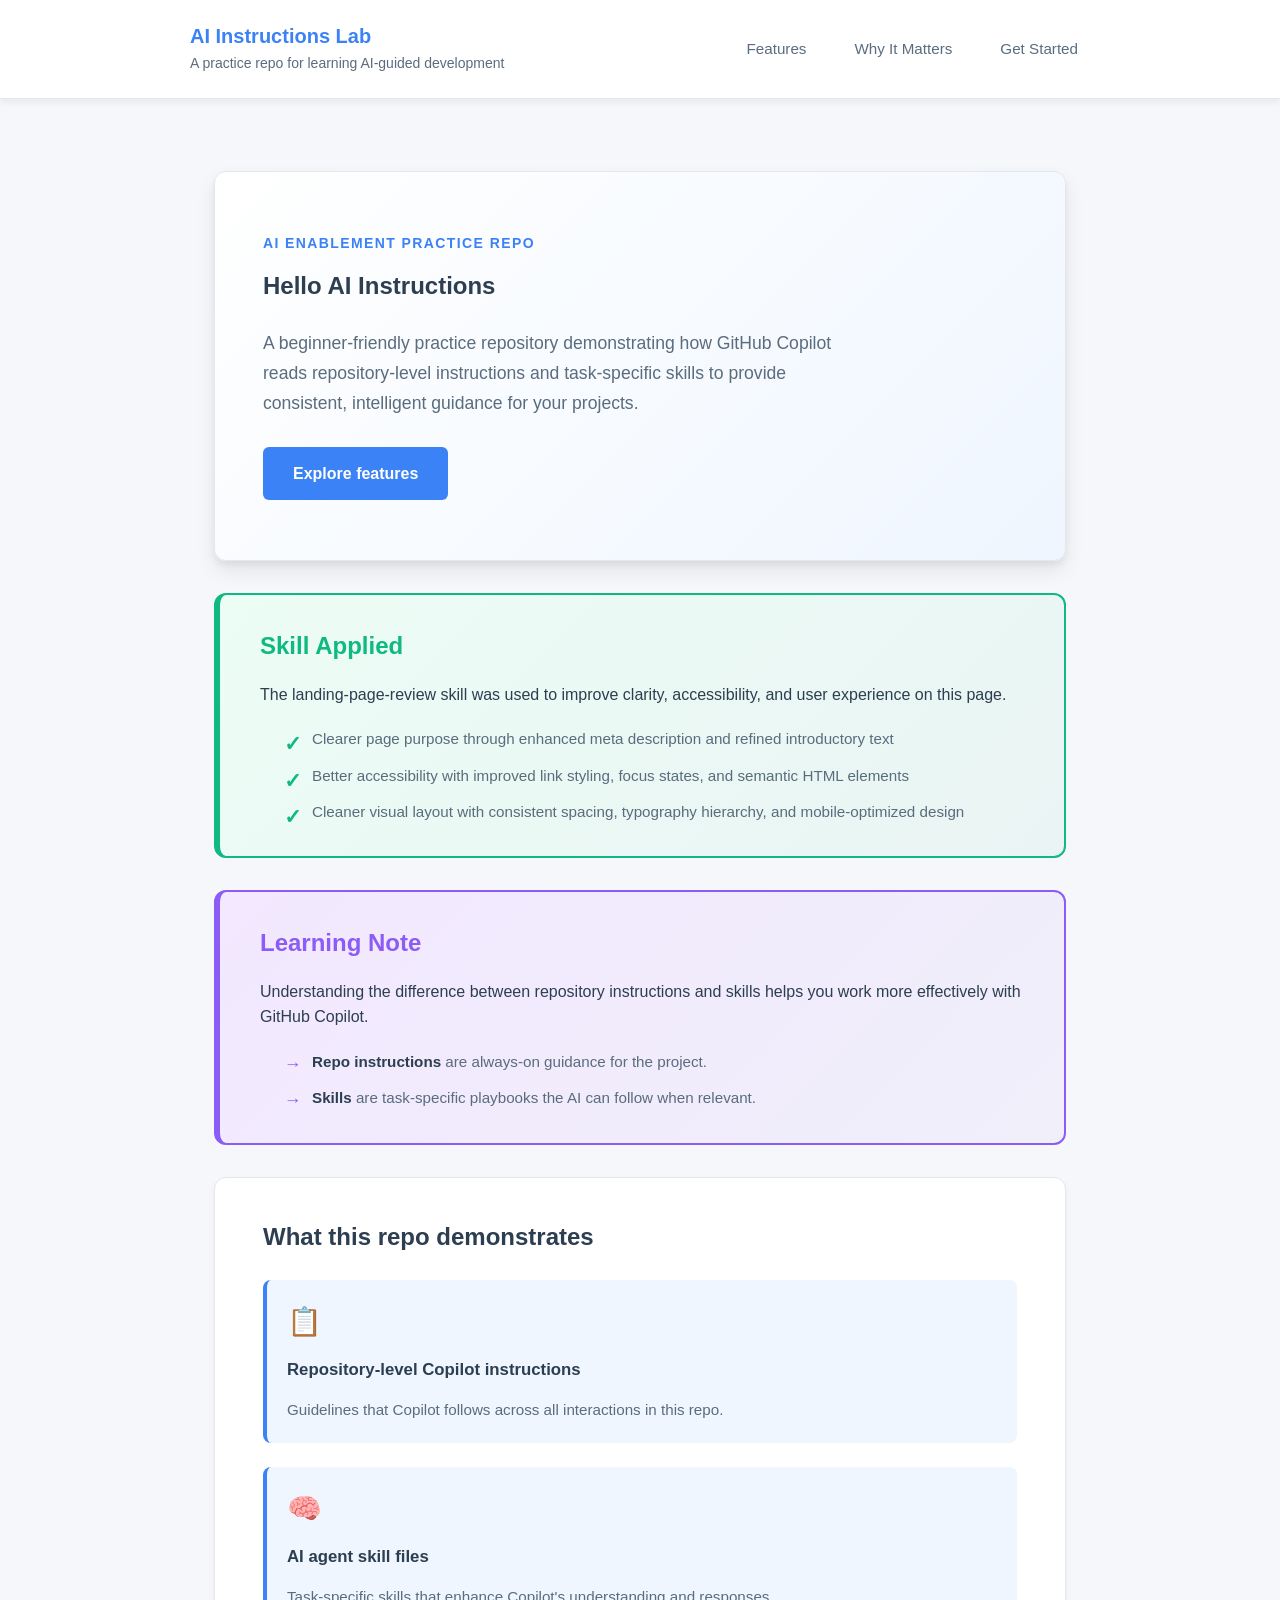
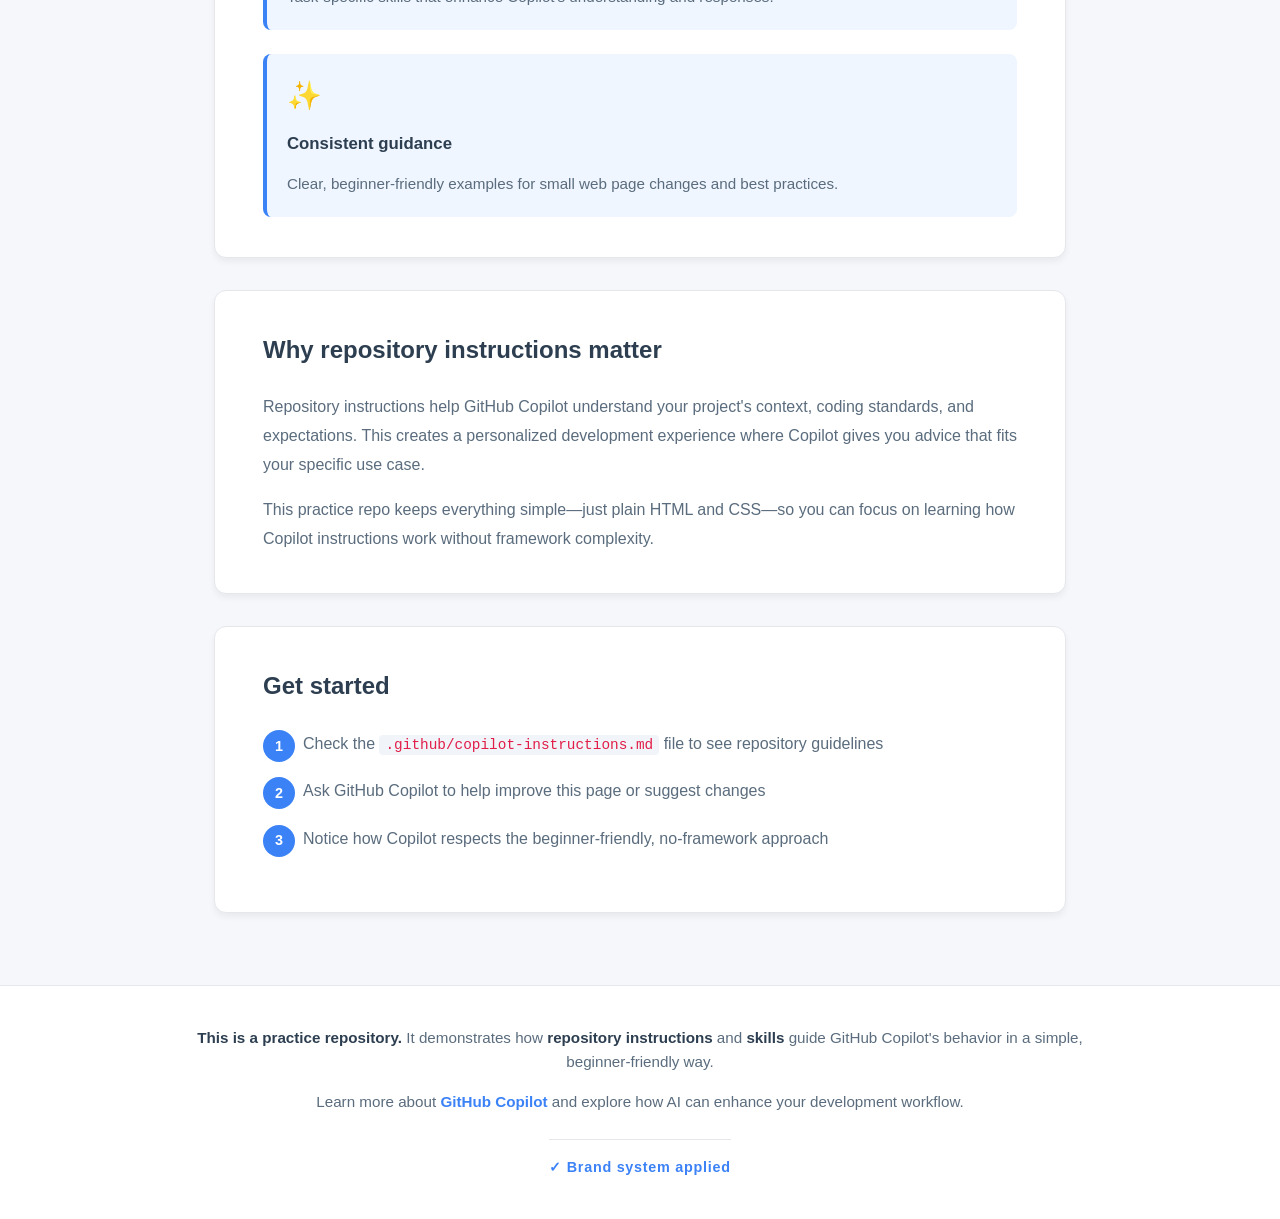
<file: index.html>
<!DOCTYPE html>
<html lang="en">
<head>
  <meta charset="UTF-8" />
  <meta name="viewport" content="width=device-width, initial-scale=1.0" />
  <meta name="description" content="AI Instructions Lab - A practice repository demonstrating how GitHub Copilot reads repository-level instructions and task-specific skills to provide consistent, intelligent guidance for your projects." />
  <meta name="theme-color" content="#3b82f6" />
  <title>AI Instructions Lab - Copilot Practice Repository</title>
  <link rel="stylesheet" href="style.css" />
</head>
<body>
  <!-- Standard Header -->
  <header class="site-header">
    <div class="header-content">
      <div class="header-branding">
        <h1 class="site-name">AI Instructions Lab</h1>
        <p class="site-tagline">A practice repo for learning AI-guided development</p>
      </div>
      <nav class="header-nav">
        <li><a href="#features">Features</a></li>
        <li><a href="#why-it-matters">Why It Matters</a></li>
        <li><a href="#get-started">Get Started</a></li>
      </nav>
    </div>
  </header>

  <main class="page">
    <!-- Hero Section -->
    <section class="hero">
      <p class="eyebrow" aria-label="Category">AI Enablement Practice Repo</p>
      <h2>Hello AI Instructions</h2>
      <p class="hero-description">
        A beginner-friendly practice repository demonstrating how GitHub Copilot reads repository-level instructions and task-specific skills to provide consistent, intelligent guidance for your projects.
      </p>
      <a class="button button-primary" href="#features">Explore features</a>
    </section>

    <!-- Skill Applied Section -->
    <section class="skill-applied">
      <h2>Skill Applied</h2>
      <p class="skill-intro">The landing-page-review skill was used to improve clarity, accessibility, and user experience on this page.</p>
      <ul class="skill-checklist">
        <li>Clearer page purpose through enhanced meta description and refined introductory text</li>
        <li>Better accessibility with improved link styling, focus states, and semantic HTML elements</li>
        <li>Cleaner visual layout with consistent spacing, typography hierarchy, and mobile-optimized design</li>
      </ul>
    </section>

    <!-- Learning Note Section -->
    <section class="learning-note">
      <h2>Learning Note</h2>
      <p class="learning-intro">Understanding the difference between repository instructions and skills helps you work more effectively with GitHub Copilot.</p>
      <ul class="learning-checklist">
        <li><strong>Repo instructions</strong> are always-on guidance for the project.</li>
        <li><strong>Skills</strong> are task-specific playbooks the AI can follow when relevant.</li>
      </ul>
    </section>

    <!-- Features Section -->
    <section id="features" class="card">
      <h2>What this repo demonstrates</h2>
      <ul class="feature-list">
        <li>
          <span class="feature-icon">📋</span>
          <strong>Repository-level Copilot instructions</strong>
          <p class="feature-description">Guidelines that Copilot follows across all interactions in this repo.</p>
        </li>
        <li>
          <span class="feature-icon">🧠</span>
          <strong>AI agent skill files</strong>
          <p class="feature-description">Task-specific skills that enhance Copilot's understanding and responses.</p>
        </li>
        <li>
          <span class="feature-icon">✨</span>
          <strong>Consistent guidance</strong>
          <p class="feature-description">Clear, beginner-friendly examples for small web page changes and best practices.</p>
        </li>
      </ul>
    </section>

    <!-- Why This Matters Section -->
    <section id="why-it-matters" class="card">
      <h2>Why repository instructions matter</h2>
      <p>
        Repository instructions help GitHub Copilot understand your project's context, coding standards, and expectations. This creates a personalized development experience where Copilot gives you advice that fits your specific use case.
      </p>
      <p>
        This practice repo keeps everything simple—just plain HTML and CSS—so you can focus on learning how Copilot instructions work without framework complexity.
      </p>
    </section>

    <!-- Get Started Section -->
    <section id="get-started" class="card">
      <h2>Get started</h2>
      <ol class="steps">
        <li>Check the <code>.github/copilot-instructions.md</code> file to see repository guidelines</li>
        <li>Ask GitHub Copilot to help improve this page or suggest changes</li>
        <li>Notice how Copilot respects the beginner-friendly, no-framework approach</li>
      </ol>
    </section>
  </main>

  <!-- Standard Footer -->
  <footer class="site-footer">
    <div class="footer-content">
      <div class="footer-info">
        <p><strong>This is a practice repository.</strong> It demonstrates how <strong>repository instructions</strong> and <strong>skills</strong> guide GitHub Copilot's behavior in a simple, beginner-friendly way.</p>
        <p>
          Learn more about <a href="https://github.com/features/copilot" target="_blank" rel="noopener noreferrer">GitHub Copilot</a> and explore how AI can enhance your development workflow.
        </p>
      </div>
      <div class="brand-confirmation">✓ Brand system applied</div>
    </div>
  </footer>
</body>
</html>
</file>
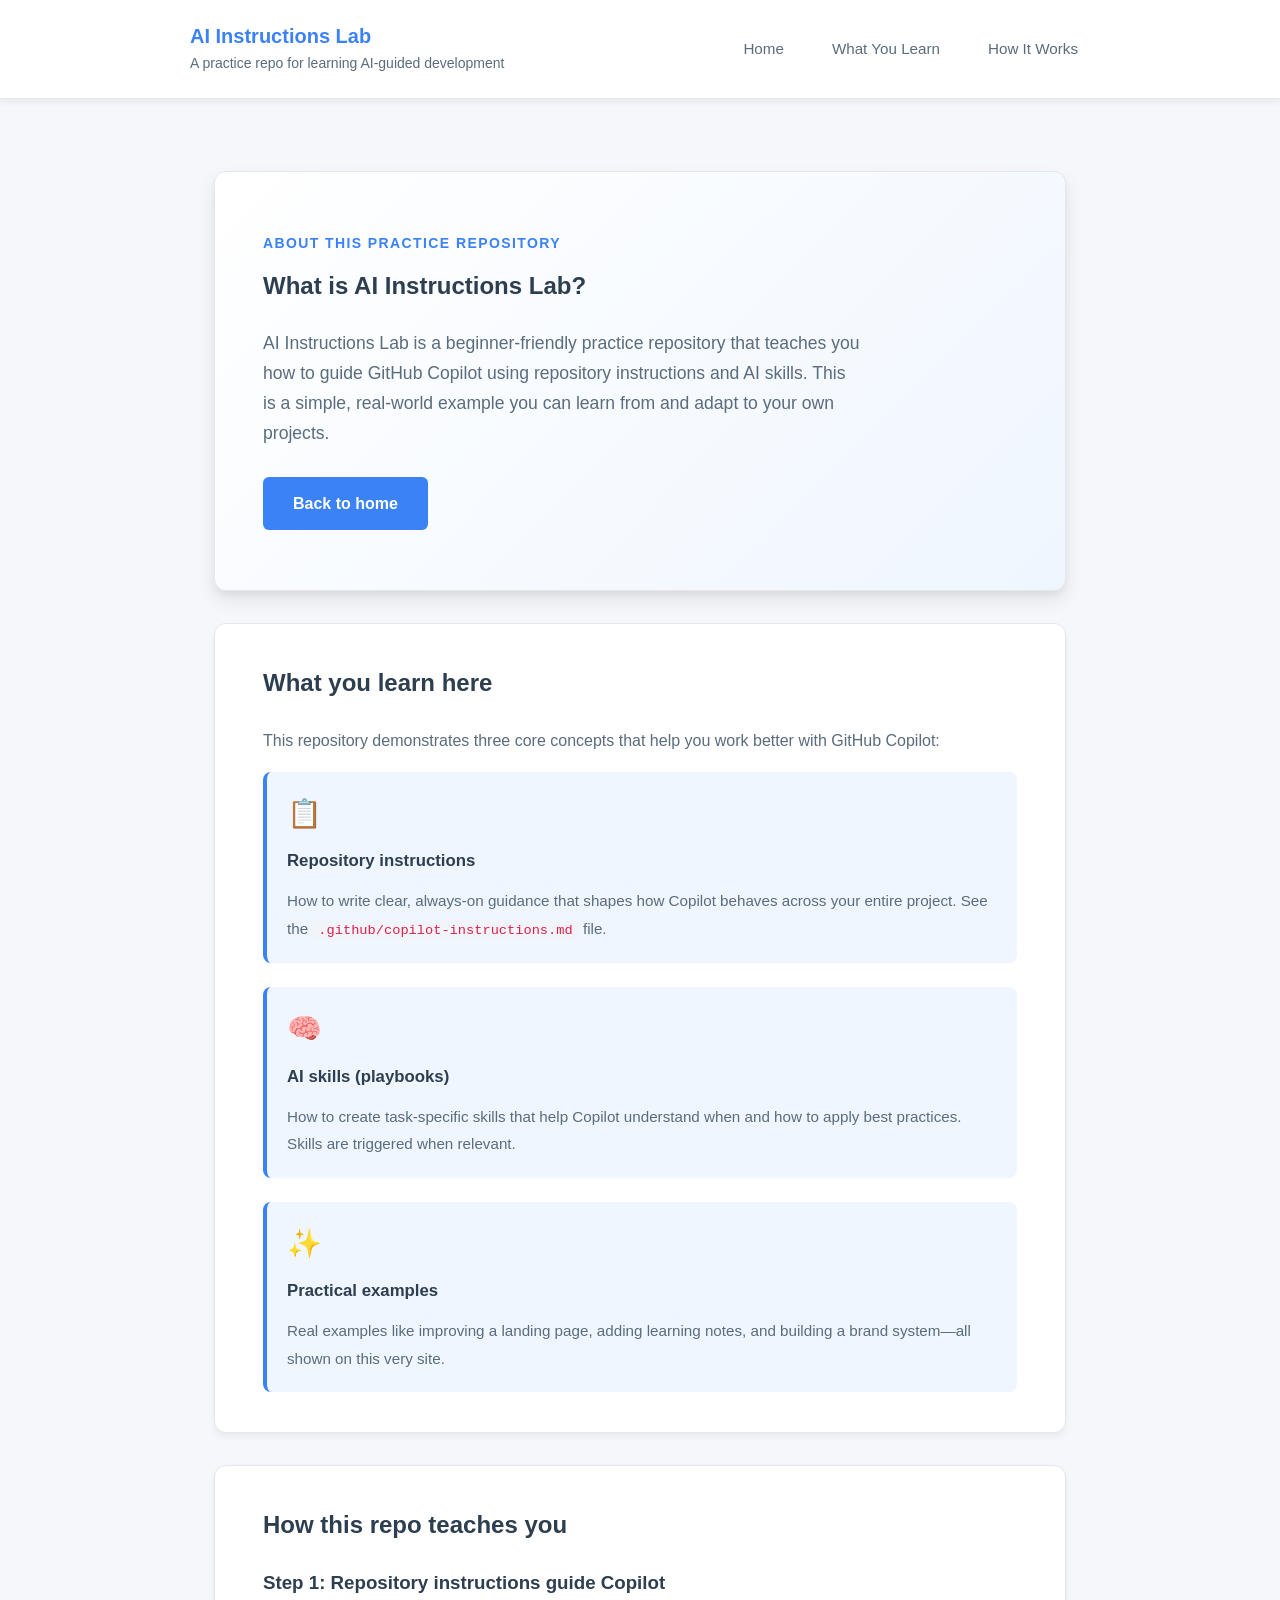
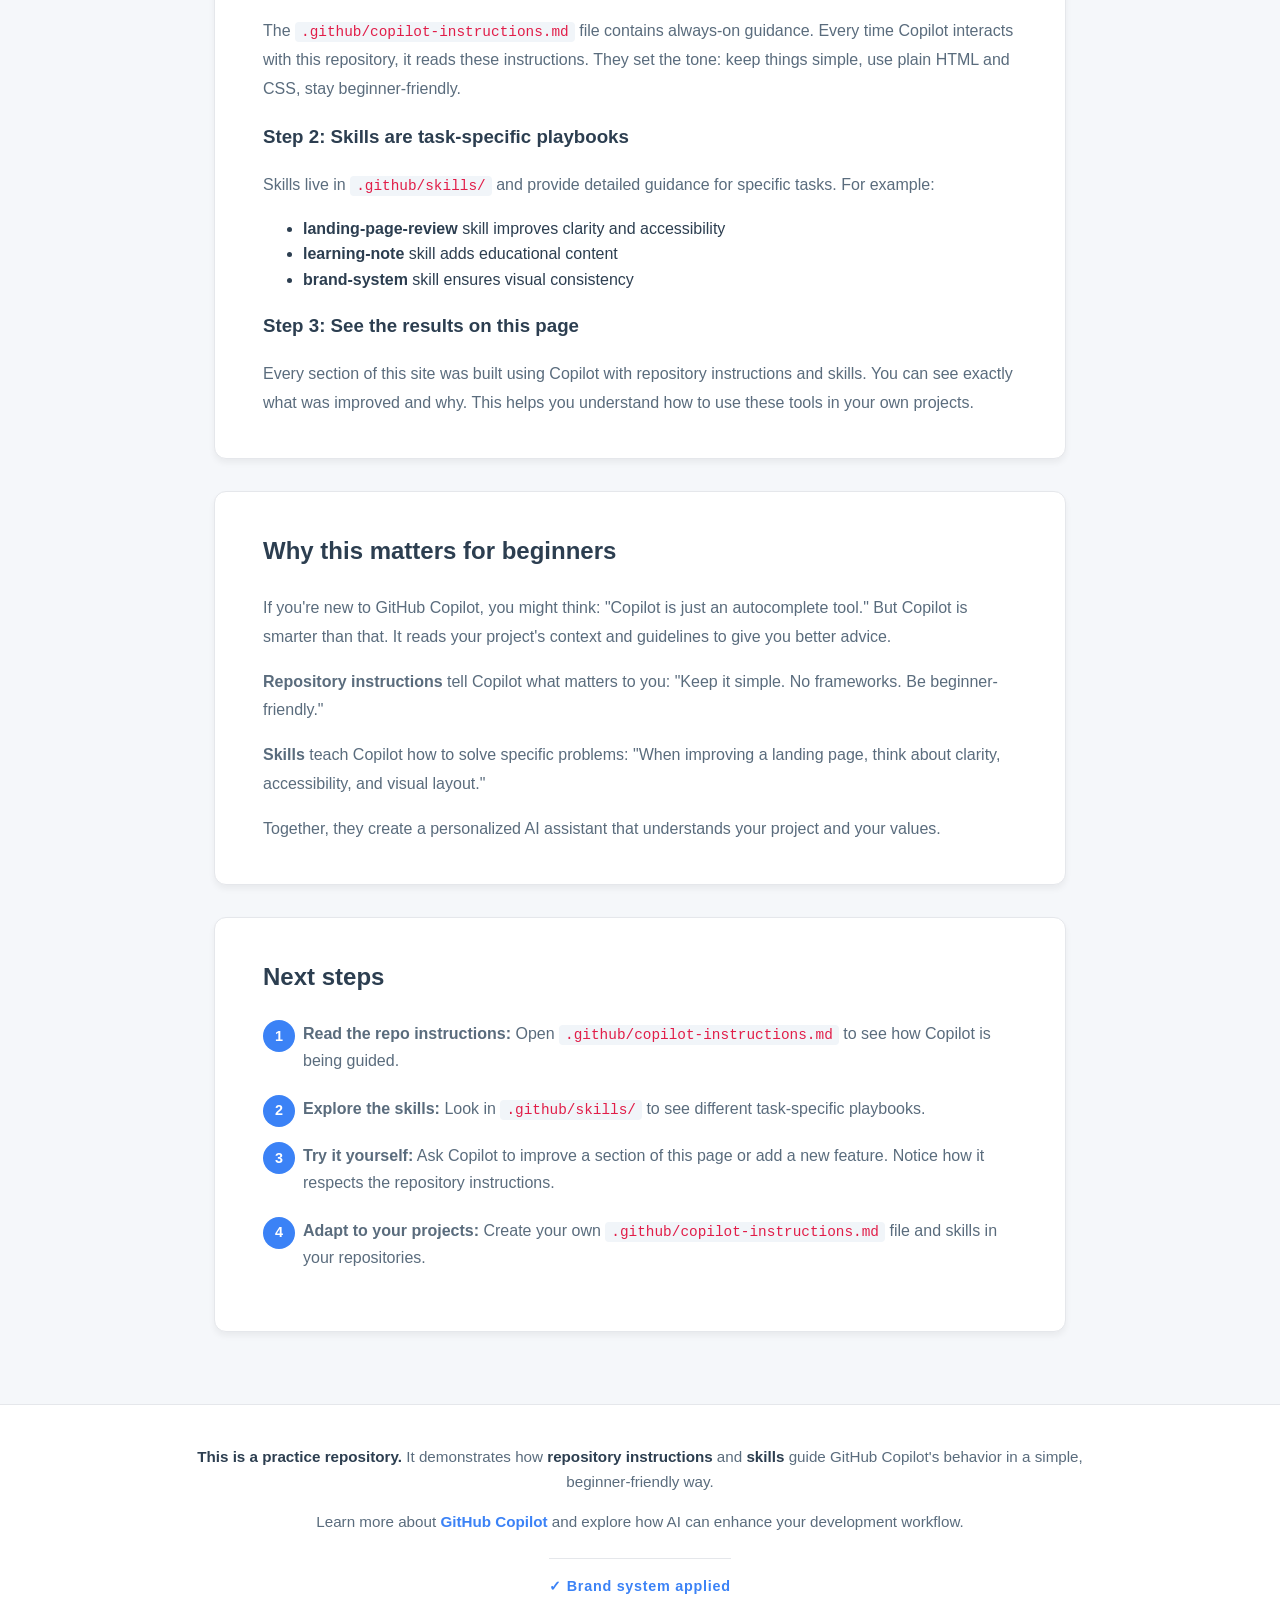
<file: about.html>
<!DOCTYPE html>
<html lang="en">
<head>
  <meta charset="UTF-8" />
  <meta name="viewport" content="width=device-width, initial-scale=1.0" />
  <meta name="description" content="About AI Instructions Lab - Learn how this practice repository teaches you to use GitHub Copilot instructions and skills effectively." />
  <meta name="theme-color" content="#3b82f6" />
  <title>About - AI Instructions Lab</title>
  <link rel="stylesheet" href="style.css" />
</head>
<body>
  <!-- Standard Header -->
  <header class="site-header">
    <div class="header-content">
      <div class="header-branding">
        <h1 class="site-name">AI Instructions Lab</h1>
        <p class="site-tagline">A practice repo for learning AI-guided development</p>
      </div>
      <nav class="header-nav">
        <li><a href="index.html">Home</a></li>
        <li><a href="#what-you-learn">What You Learn</a></li>
        <li><a href="#how-it-works">How It Works</a></li>
      </nav>
    </div>
  </header>

  <main class="page">
    <!-- Hero Section -->
    <section class="hero">
      <p class="eyebrow" aria-label="Category">About This Practice Repository</p>
      <h2>What is AI Instructions Lab?</h2>
      <p class="hero-description">
        AI Instructions Lab is a beginner-friendly practice repository that teaches you how to guide GitHub Copilot using repository instructions and AI skills. This is a simple, real-world example you can learn from and adapt to your own projects.
      </p>
      <a class="button button-primary" href="index.html">Back to home</a>
    </section>

    <!-- What You Learn Section -->
    <section id="what-you-learn" class="card">
      <h2>What you learn here</h2>
      <p>
        This repository demonstrates three core concepts that help you work better with GitHub Copilot:
      </p>
      <ul class="feature-list">
        <li>
          <span class="feature-icon">📋</span>
          <strong>Repository instructions</strong>
          <p class="feature-description">How to write clear, always-on guidance that shapes how Copilot behaves across your entire project. See the <code>.github/copilot-instructions.md</code> file.</p>
        </li>
        <li>
          <span class="feature-icon">🧠</span>
          <strong>AI skills (playbooks)</strong>
          <p class="feature-description">How to create task-specific skills that help Copilot understand when and how to apply best practices. Skills are triggered when relevant.</p>
        </li>
        <li>
          <span class="feature-icon">✨</span>
          <strong>Practical examples</strong>
          <p class="feature-description">Real examples like improving a landing page, adding learning notes, and building a brand system—all shown on this very site.</p>
        </li>
      </ul>
    </section>

    <!-- How It Works Section -->
    <section id="how-it-works" class="card">
      <h2>How this repo teaches you</h2>
      
      <h3>Step 1: Repository instructions guide Copilot</h3>
      <p>
        The <code>.github/copilot-instructions.md</code> file contains always-on guidance. Every time Copilot interacts with this repository, it reads these instructions. They set the tone: keep things simple, use plain HTML and CSS, stay beginner-friendly.
      </p>

      <h3>Step 2: Skills are task-specific playbooks</h3>
      <p>
        Skills live in <code>.github/skills/</code> and provide detailed guidance for specific tasks. For example:
      </p>
      <ul class="simple-list">
        <li><strong>landing-page-review</strong> skill improves clarity and accessibility</li>
        <li><strong>learning-note</strong> skill adds educational content</li>
        <li><strong>brand-system</strong> skill ensures visual consistency</li>
      </ul>

      <h3>Step 3: See the results on this page</h3>
      <p>
        Every section of this site was built using Copilot with repository instructions and skills. You can see exactly what was improved and why. This helps you understand how to use these tools in your own projects.
      </p>
    </section>

    <!-- Why This Matters Section -->
    <section class="card">
      <h2>Why this matters for beginners</h2>
      <p>
        If you're new to GitHub Copilot, you might think: "Copilot is just an autocomplete tool." But Copilot is smarter than that. It reads your project's context and guidelines to give you better advice.
      </p>
      <p>
        <strong>Repository instructions</strong> tell Copilot what matters to you: "Keep it simple. No frameworks. Be beginner-friendly."
      </p>
      <p>
        <strong>Skills</strong> teach Copilot how to solve specific problems: "When improving a landing page, think about clarity, accessibility, and visual layout."
      </p>
      <p>
        Together, they create a personalized AI assistant that understands your project and your values.
      </p>
    </section>

    <!-- Next Steps Section -->
    <section class="card">
      <h2>Next steps</h2>
      <ol class="steps">
        <li>
          <strong>Read the repo instructions:</strong> Open <code>.github/copilot-instructions.md</code> to see how Copilot is being guided.
        </li>
        <li>
          <strong>Explore the skills:</strong> Look in <code>.github/skills/</code> to see different task-specific playbooks.
        </li>
        <li>
          <strong>Try it yourself:</strong> Ask Copilot to improve a section of this page or add a new feature. Notice how it respects the repository instructions.
        </li>
        <li>
          <strong>Adapt to your projects:</strong> Create your own <code>.github/copilot-instructions.md</code> file and skills in your repositories.
        </li>
      </ol>
    </section>
  </main>

  <!-- Standard Footer -->
  <footer class="site-footer">
    <div class="footer-content">
      <div class="footer-info">
        <p><strong>This is a practice repository.</strong> It demonstrates how <strong>repository instructions</strong> and <strong>skills</strong> guide GitHub Copilot's behavior in a simple, beginner-friendly way.</p>
        <p>
          Learn more about <a href="https://github.com/features/copilot" target="_blank" rel="noopener noreferrer">GitHub Copilot</a> and explore how AI can enhance your development workflow.
        </p>
      </div>
      <div class="brand-confirmation">✓ Brand system applied</div>
    </div>
  </footer>
</body>
</html>
</file>
<file: style.css>
:root {
  /* Professional web-safe color palette - Brand System */
  --background: #f5f7fa;
  --surface: #ffffff;
  --text: #2c3e50;
  --text-light: #5a6c7d;
  --muted: #8899aa;
  --accent: #3b82f6;
  --accent-dark: #2563eb;
  --accent-light: #eff6ff;
  --border: #e5e7eb;
  --shadow: 0 4px 6px rgba(0, 0, 0, 0.05), 0 10px 20px rgba(0, 0, 0, 0.08);
  --shadow-sm: 0 4px 6px rgba(0, 0, 0, 0.05);
  --success: #10b981;
  --success-light: #ecfdf5;
  --secondary: #8b5cf6;
  --secondary-light: #f3e8ff;
  --warning: #f59e0b;
}

* {
  box-sizing: border-box;
}

html {
  scroll-behavior: smooth;
}

body {
  margin: 0;
  font-family: -apple-system, BlinkMacSystemFont, "Segoe UI", Roboto, "Helvetica Neue", Arial, sans-serif;
  background-color: var(--background);
  color: var(--text);
  line-height: 1.6;
  font-size: 16px;
  display: flex;
  flex-direction: column;
  min-height: 100vh;
}

/* Standard Header */
.site-header {
  background-color: var(--surface);
  border-bottom: 1px solid var(--border);
  padding: 24px 16px;
  margin-bottom: 32px;
  box-shadow: var(--shadow-sm);
}

.header-content {
  max-width: 900px;
  margin: 0 auto;
  display: flex;
  align-items: center;
  justify-content: space-between;
  gap: 32px;
  flex-wrap: wrap;
}

.header-branding {
  display: flex;
  flex-direction: column;
  gap: 4px;
}

.site-name {
  font-size: 1.25rem;
  font-weight: 700;
  color: var(--accent);
  margin: 0;
  padding: 0;
}

.site-tagline {
  font-size: 0.875rem;
  color: var(--text-light);
  margin: 0;
  padding: 0;
}

.header-nav {
  display: flex;
  gap: 24px;
  list-style: none;
  margin: 0;
  padding: 0;
}

.header-nav a {
  color: var(--text-light);
  text-decoration: none;
  font-weight: 500;
  font-size: 0.95rem;
  padding: 8px 12px;
  border-radius: 6px;
  transition: all 0.2s ease;
}

.header-nav a:hover,
.header-nav a:focus-visible {
  color: var(--accent);
  background-color: var(--accent-light);
  outline: 2px solid var(--accent);
  outline-offset: 2px;
}

@media (max-width: 640px) {
  .header-content {
    gap: 16px;
  }

  .header-nav {
    gap: 12px;
    width: 100%;
    flex-wrap: wrap;
  }

  .site-name {
    font-size: 1.1rem;
  }

  .site-tagline {
    font-size: 0.8rem;
  }
}

main {
  flex: 1;
}

.page {
  max-width: 900px;
  margin: 0 auto;
  padding: 40px 24px;
}

/* Header / Hero Section */
.hero {
  padding: 60px 48px;
  background: linear-gradient(135deg, var(--surface) 0%, var(--accent-light) 100%);
  border-radius: 12px;
  box-shadow: var(--shadow);
  border: 1px solid var(--border);
  margin-bottom: 32px;
}

.eyebrow {
  margin: 0 0 12px 0;
  color: var(--accent);
  font-weight: 600;
  font-size: 0.875rem;
  text-transform: uppercase;
  letter-spacing: 0.1em;
}

h1 {
  margin: 0 0 20px 0;
  font-size: 2.5rem;
  font-weight: 700;
  color: var(--text);
  line-height: 1.2;
}

h2 {
  margin-top: 0;
  margin-bottom: 24px;
  font-size: 1.5rem;
  font-weight: 700;
  color: var(--text);
}

.hero-description {
  margin: 0 0 28px 0;
  color: var(--text-light);
  font-size: 1.1rem;
  max-width: 600px;
  line-height: 1.7;
}

/* Buttons */
.button {
  display: inline-block;
  padding: 12px 28px;
  border-radius: 6px;
  font-weight: 600;
  text-decoration: none;
  cursor: pointer;
  border: 2px solid transparent;
  transition: all 0.2s ease;
  font-size: 1rem;
}

.button-primary {
  background-color: var(--accent);
  color: white;
}

.button-primary:hover {
  background-color: var(--accent-dark);
  transform: translateY(-2px);
  box-shadow: 0 4px 12px rgba(59, 130, 246, 0.3);
}

.button-primary:active {
  transform: translateY(0);
}

.button-primary:focus-visible {
  outline: 2px solid var(--accent-dark);
  outline-offset: 2px;
}

/* Skill Applied Section */
.skill-applied {
  margin-bottom: 32px;
  padding: 32px 40px;
  background: linear-gradient(135deg, var(--success-light) 0%, rgba(16, 185, 129, 0.05) 100%);
  border-radius: 12px;
  border: 2px solid var(--success);
  border-left: 6px solid var(--success);
}

.skill-applied h2 {
  color: var(--success);
  margin-bottom: 16px;
}

.skill-intro {
  margin: 0 0 20px 0;
  color: var(--text);
  font-weight: 500;
  font-size: 1rem;
  line-height: 1.6;
}

.skill-checklist {
  margin: 0;
  padding-left: 24px;
  list-style: none;
}

.skill-checklist li {
  margin-bottom: 12px;
  color: var(--text-light);
  padding-left: 28px;
  position: relative;
  line-height: 1.6;
  font-size: 0.95rem;
}

.skill-checklist li::before {
  content: "✓";
  position: absolute;
  left: 0;
  color: var(--success);
  font-weight: bold;
  font-size: 1.3rem;
}

.skill-checklist li:last-child {
  margin-bottom: 0;
}

/* Learning Note Section */
.learning-note {
  margin-bottom: 32px;
  padding: 32px 40px;
  background: linear-gradient(135deg, var(--secondary-light) 0%, rgba(139, 92, 246, 0.05) 100%);
  border-radius: 12px;
  border: 2px solid var(--secondary);
  border-left: 6px solid var(--secondary);
}

.learning-note h2 {
  color: var(--secondary);
  margin-bottom: 16px;
}

.learning-intro {
  margin: 0 0 20px 0;
  color: var(--text);
  font-weight: 500;
  font-size: 1rem;
  line-height: 1.6;
}

.learning-checklist {
  margin: 0;
  padding-left: 24px;
  list-style: none;
}

.learning-checklist li {
  margin-bottom: 12px;
  color: var(--text-light);
  padding-left: 28px;
  position: relative;
  line-height: 1.6;
  font-size: 0.95rem;
}

.learning-checklist li::before {
  content: "→";
  position: absolute;
  left: 0;
  color: var(--secondary);
  font-weight: bold;
  font-size: 1.1rem;
}

.learning-checklist li:last-child {
  margin-bottom: 0;
}

.learning-checklist strong {
  color: var(--text);
  font-weight: 600;
}

/* Card Section */
.card {
  margin-bottom: 32px;
  padding: 40px 48px;
  background: var(--surface);
  border-radius: 12px;
  border: 1px solid var(--border);
  box-shadow: var(--shadow-sm);
}

.card p {
  color: var(--text-light);
  line-height: 1.8;
  margin-bottom: 16px;
}

.card p:last-child {
  margin-bottom: 0;
}

/* Feature List */
.feature-list {
  margin: 0;
  padding: 0;
  list-style: none;
  display: grid;
  gap: 24px;
}

.feature-list li {
  display: flex;
  flex-direction: column;
  gap: 12px;
  padding: 20px;
  background: var(--accent-light);
  border-radius: 8px;
  border-left: 4px solid var(--accent);
  transition: transform 0.2s ease, box-shadow 0.2s ease;
}

.feature-list li:hover {
  transform: translateY(-2px);
  box-shadow: 0 6px 12px rgba(59, 130, 246, 0.1);
}

.feature-icon {
  font-size: 1.75rem;
  display: inline-block;
}

.feature-list strong {
  color: var(--text);
  font-size: 1.05rem;
}

.feature-description {
  color: var(--text-light);
  margin: 0;
  font-size: 0.95rem;
  line-height: 1.6;
}

/* Checklist - for legacy support */
.checklist {
  margin: 0;
  padding-left: 24px;
  list-style: none;
}

.checklist li {
  margin-bottom: 16px;
  color: var(--text-light);
  padding-left: 28px;
  position: relative;
}

.checklist li::before {
  content: "✓";
  position: absolute;
  left: 0;
  color: var(--success);
  font-weight: bold;
  font-size: 1.2rem;
}

/* Steps List */
.steps {
  margin: 0;
  padding-left: 0;
  list-style: none;
  counter-reset: step-counter;
}

.steps li {
  margin-bottom: 20px;
  padding-left: 40px;
  position: relative;
  color: var(--text-light);
  line-height: 1.7;
  counter-increment: step-counter;
}

.steps li::before {
  content: counter(step-counter);
  position: absolute;
  left: 0;
  top: 0;
  display: flex;
  align-items: center;
  justify-content: center;
  width: 32px;
  height: 32px;
  background-color: var(--accent);
  color: white;
  border-radius: 50%;
  font-weight: 700;
  font-size: 0.9rem;
}

/* Code styling */
code {
  background-color: #f1f5f9;
  color: #e11d48;
  padding: 2px 6px;
  border-radius: 4px;
  font-family: "Courier New", monospace;
  font-size: 0.9em;
}

/* Standard Footer */
.site-footer {
  background-color: var(--surface);
  border-top: 1px solid var(--border);
  padding: 40px 16px;
  margin-top: auto;
  box-shadow: var(--shadow-sm);
}

.footer-content {
  max-width: 900px;
  margin: 0 auto;
  display: flex;
  flex-direction: column;
  gap: 24px;
  align-items: center;
  text-align: center;
}

.footer-info {
  display: flex;
  flex-direction: column;
  gap: 16px;
  color: var(--text-light);
  font-size: 0.95rem;
  line-height: 1.6;
}

.footer-info p {
  margin: 0;
}

.footer-info strong {
  color: var(--text);
  font-weight: 600;
}

.footer-info a {
  color: var(--accent);
  text-decoration: none;
  font-weight: 600;
  transition: color 0.2s ease, text-decoration 0.2s ease;
}

.footer-info a:hover,
.footer-info a:focus-visible {
  color: var(--accent-dark);
  text-decoration: underline;
}

.brand-confirmation {
  padding-top: 16px;
  border-top: 1px solid var(--border);
  color: var(--accent);
  font-weight: 600;
  font-size: 0.9rem;
  letter-spacing: 0.05em;
}

/* Responsive Design */
@media (max-width: 768px) {
  .page {
    padding: 24px 16px;
  }

  .hero {
    padding: 40px 28px;
  }

  .card {
    padding: 28px 20px;
  }

  .skill-applied,
  .learning-note {
    padding: 24px 20px;
  }

  h1 {
    font-size: 2rem;
  }

  h2 {
    font-size: 1.25rem;
  }

  .hero-description {
    font-size: 1rem;
  }

  .button {
    padding: 10px 24px;
    font-size: 0.95rem;
  }

  .feature-list {
    gap: 16px;
  }

  .feature-list li {
    padding: 16px;
  }
}

@media (max-width: 480px) {
  .page {
    padding: 16px 12px;
  }

  .hero {
    padding: 32px 16px;
  }

  .card {
    padding: 20px 16px;
  }

  .skill-applied,
  .learning-note {
    padding: 20px 16px;
  }

  h1 {
    font-size: 1.75rem;
  }

  h2 {
    font-size: 1.1rem;
  }

  .hero-description {
    font-size: 0.95rem;
  }

  .checklist li {
    margin-bottom: 12px;
  }

  .feature-list li {
    padding: 12px;
  }

  .steps li {
    margin-bottom: 16px;
  }

  .skill-intro,
  .learning-intro {
    font-size: 0.95rem;
  }

  .header-nav a {
    font-size: 0.85rem;
    padding: 6px 10px;
  }
}

/* Focus visible for keyboard navigation */
:focus-visible {
  outline: 2px solid var(--accent);
  outline-offset: 2px;
}

/* Print styles */
@media print {
  body {
    background: white;
  }

  .site-header,
  .site-footer {
    border: 1px solid #ccc;
  }

  .card,
  .hero,
  .skill-applied,
  .learning-note {
    box-shadow: none;
    border: 1px solid #ccc;
  }

  .button {
    display: none;
  }

  a {
    text-decoration: underline;
  }
}
</file>
